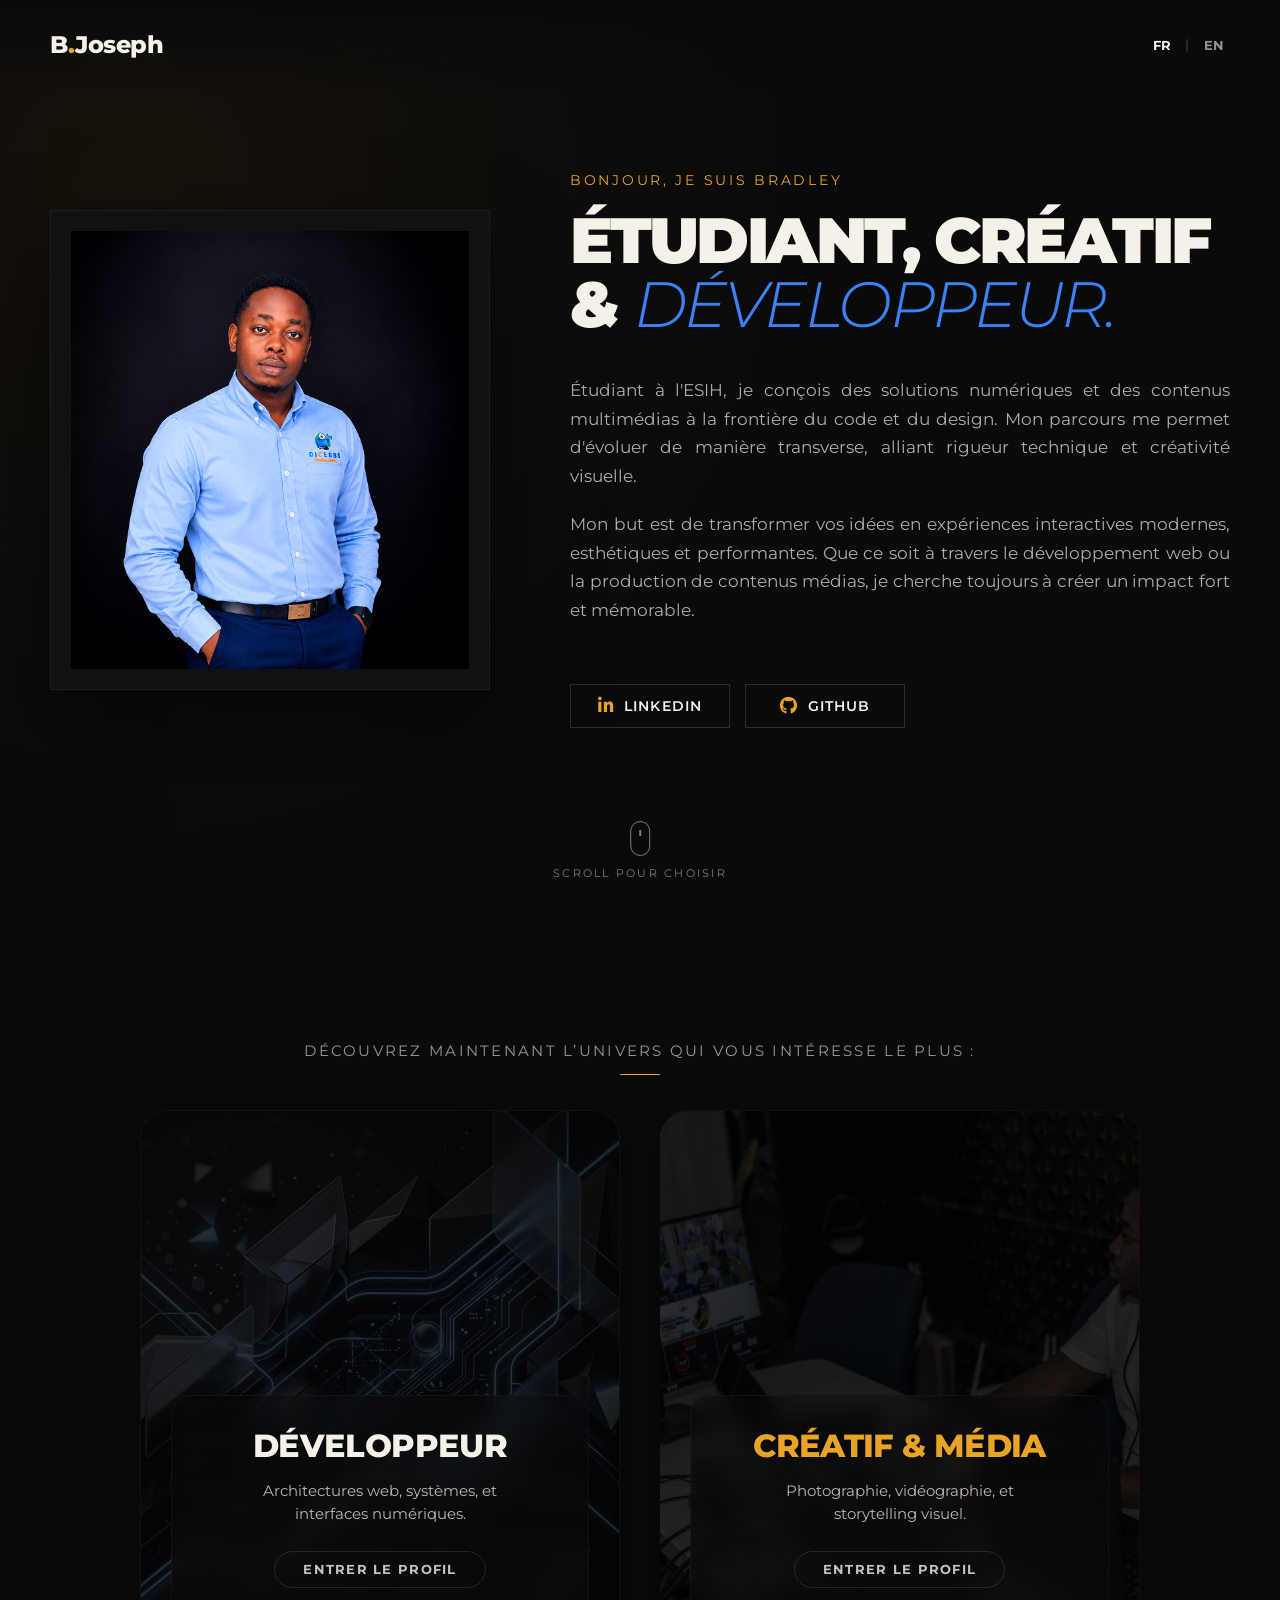
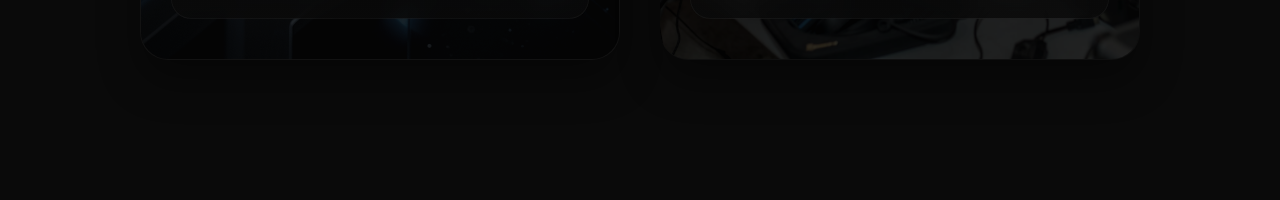
<file: index.html>
<!DOCTYPE html>
<html lang="fr">

<head>
    <meta charset="UTF-8">
    <meta name="viewport" content="width=device-width, initial-scale=1.0">
    <title>Bradley Joseph — Sélectionnez votre profil / Select your profile</title>
    <meta name="description" content="Portfolio de Bradley Joseph — Développeur web et Créatif Média.">

    <!-- Language Bootstrapping -->
    <script>
        (function() {
            const lang = localStorage.getItem('portfolio-lang') || 'fr';
            if (lang === 'en') {
                document.documentElement.classList.add('lang-en');
            } else {
                document.documentElement.classList.remove('lang-en');
            }
        })();
    </script>

    <!-- Resource Hints & Loading Optimization -->
    <link rel="preconnect" href="https://cdnjs.cloudflare.com" crossorigin>
    <link rel="preconnect" href="https://fonts.googleapis.com">
    <link rel="preconnect" href="https://fonts.gstatic.com" crossorigin>
    
    <!-- Preload critical stylesheets -->
    <link rel="preload" href="https://cdnjs.cloudflare.com/ajax/libs/font-awesome/6.4.0/css/all.min.css" as="style">
    <link rel="preload" href="https://fonts.googleapis.com/css2?family=Montserrat:ital,wght@0,100..900;1,100..900&display=swap" as="style">
    
    <!-- Stylesheets -->
    <link rel="stylesheet" href="https://cdnjs.cloudflare.com/ajax/libs/font-awesome/6.4.0/css/all.min.css">
    <link rel="stylesheet" href="https://fonts.googleapis.com/css2?family=Montserrat:ital,wght@0,100..900;1,100..900&display=swap">

    <!-- CSS -->
    <style>
        /* Multi-language toggling */
        html.lang-en .lang-fr {
            display: none !important;
        }
        html:not(.lang-en) .lang-en {
            display: none !important;
        }

        /* Minimal Language Switcher styling */
        .lang-switcher {
            display: inline-flex;
            align-items: center;
            gap: 8px;
            font-size: 0.8rem;
            font-weight: 700;
            letter-spacing: 0.05em;
            z-index: 1010;
        }

        .lang-btn {
            background: none;
            border: none;
            color: rgba(245, 241, 232, 0.6);
            transition: 0.3s ease;
            cursor: pointer;
            padding: 2px 6px;
            font-family: 'Montserrat', sans-serif;
            text-transform: uppercase;
            font-weight: 700;
            outline: none;
        }

        .lang-btn.active {
            color: rgba(245, 241, 232, 1);
        }

        .lang-btn:hover:not(.active) {
            color: rgba(245, 241, 232, 0.9);
        }

        .lang-divider {
            color: rgba(245, 241, 232, 0.15);
            pointer-events: none;
        }

        :root {
            --bg-dark: #0A0A0A;
            --text-light: #F5F1E8;
            --accent-dev: #3b82f6;
            /* Bleu élégant pour Dev */
            --accent-media: #E8A427;
            /* Ambre pour Média */
            --transition: 0.8s cubic-bezier(0.16, 1, 0.3, 1);
        }

        * {
            margin: 0;
            padding: 0;
            box-sizing: border-box;
        }

        body {
            font-family: 'Montserrat', sans-serif;
            background-color: var(--bg-dark);
            color: var(--text-light);
            overflow-x: hidden;
            scroll-behavior: smooth;
        }

        /* Minimal Nav */
        .nav-minimal {
            position: fixed;
            top: 0;
            left: 0;
            width: 100%;
            padding: 30px 50px;
            z-index: 100;
            background: linear-gradient(to bottom, var(--bg-dark) 0%, transparent 100%);
        }

        .nav-minimal .logo {
            font-weight: 800;
            font-size: 1.5rem;
            letter-spacing: -0.02em;
        }

        .nav-minimal .logo span {
            color: var(--accent-media);
        }

        /* Intro Section */
        .intro-section {
            min-height: 100vh;
            display: flex;
            align-items: center;
            justify-content: center;
            padding: 120px 50px;
            position: relative;
            background: radial-gradient(circle at 10% 20%, rgba(232, 164, 39, 0.05) 0%, transparent 50%);
        }

        .intro-container {
            max-width: 1200px;
            display: grid;
            grid-template-columns: 0.8fr 1.2fr;
            gap: 80px;
            align-items: center;
        }

        .intro-image .img-frame {
            position: relative;
            background-color: #111;
            padding: 20px;
            border: 1px solid rgba(255, 255, 255, 0.05);
            box-shadow: 0 40px 80px rgba(0, 0, 0, 0.5);
        }

        .intro-image img {
            width: 100%;
            display: block;
            filter: contrast(105%);
            transition: 0.8s var(--transition);
        }

        .intro-image:hover img {
            filter: grayscale(0%) contrast(100%);
        }

        .intro-label {
            display: block;
            font-size: 0.85rem;
            text-transform: uppercase;
            letter-spacing: 0.2em;
            color: var(--accent-media);
            margin-bottom: 20px;
        }

        .intro-title {
            font-family: 'Montserrat', sans-serif;
            font-size: clamp(2.5rem, 5vw, 4.5rem);
            font-weight: 900;
            text-transform: uppercase;
            line-height: 1.0;
            letter-spacing: -0.04em;
            margin-bottom: 40px;
        }

        .intro-title em {
            font-style: italic;
            font-weight: 300;
            color: var(--accent-dev);
        }

        .intro-text {
            display: flex;
            flex-direction: column;
            gap: 20px;
            margin-bottom: 60px;
        }

        .intro-text p {
            font-size: 1.05rem;
            line-height: 1.7;
            color: rgba(245, 241, 232, 0.7);
            text-align: justify;
            hyphens: auto;
        }

        /* Transition links */
        .intro-transition {
            border-top: 1px solid rgba(255, 255, 255, 0.1);
            padding-top: 40px;
        }

        .intro-transition p {
            font-size: 0.9rem;
            text-transform: uppercase;
            letter-spacing: 0.1em;
            margin-bottom: 25px;
            color: var(--text-light);
        }

        .transition-links {
            display: flex;
            gap: 30px;
        }

        .t-link {
            display: flex;
            align-items: center;
            gap: 15px;
            text-decoration: none;
            color: var(--text-light);
            transition: 0.3s ease;
        }

        .t-icon {
            width: 44px;
            height: 44px;
            border: 1px solid rgba(255, 255, 255, 0.1);
            display: flex;
            align-items: center;
            justify-content: center;
            font-size: 1.1rem;
            transition: 0.3s ease;
        }

        .t-text {
            font-weight: 600;
            font-size: 0.95rem;
            border-bottom: 1px solid transparent;
            padding-bottom: 2px;
        }

        .t-link:hover .t-icon {
            background-color: var(--text-light);
            color: var(--bg-dark);
            border-color: var(--text-light);
            transform: translateY(-5px);
        }

        .t-link.link-dev:hover .t-icon {
            background-color: var(--accent-dev);
            border-color: var(--accent-dev);
        }

        .t-link.link-media:hover .t-icon {
            background-color: var(--accent-media);
            border-color: var(--accent-media);
        }

        /* Scroll hint */
        .scroll-hint {
            position: absolute;
            bottom: 20px;
            left: 50%;
            transform: translateX(-50%);
            display: flex;
            flex-direction: column;
            align-items: center;
            gap: 10px;
            font-size: 0.7rem;
            text-transform: uppercase;
            letter-spacing: 0.2em;
            opacity: 0.5;
        }

        .mouse {
            width: 20px;
            height: 35px;
            border: 1px solid var(--text-light);
            border-radius: 20px;
            position: relative;
        }

        .mouse::after {
            content: '';
            width: 2px;
            height: 6px;
            background-color: var(--text-light);
            position: absolute;
            top: 8px;
            left: 50%;
            transform: translateX(-50%);
            animation: mouseScroll 2s infinite;
        }

        @keyframes mouseScroll {
            0% {
                transform: translate(-50%, 0);
                opacity: 0;
            }

            50% {
                opacity: 1;
            }

            100% {
                transform: translate(-50%, 15px);
                opacity: 0;
            }
        }

        /* Selection Section */
        .split-section {
            min-height: 100vh;
            background-color: var(--bg-dark);
            position: relative;
            display: flex;
            flex-direction: column;
            align-items: center;
            justify-content: center;
            padding: 120px 40px;
        }

        .selection-header {
            width: 100%;
            max-width: 800px;
            text-align: center;
            margin-bottom: 50px;
            z-index: 10;
        }

        .selection-header p {
            font-size: 0.95rem;
            text-transform: uppercase;
            letter-spacing: 0.15em;
            color: rgba(245, 241, 232, 0.6);
            position: relative;
            display: inline-block;
        }

        .selection-header p::after {
            content: '';
            position: absolute;
            bottom: -15px;
            left: 50%;
            transform: translateX(-50%);
            width: 40px;
            height: 1px;
            background-color: var(--accent-media);
        }

        /* Portal Container */
        .split-container {
            display: flex;
            justify-content: center;
            gap: 40px;
            width: 100%;
            max-width: 1100px;
            z-index: 2;
        }

        /* Portal Card Style (Softer, rounded, floating) */
        .split-side {
            position: relative;
            flex: 1;
            max-width: 480px;
            height: 550px;
            display: flex;
            flex-direction: column;
            justify-content: flex-end;
            align-items: center;
            text-align: center;
            text-decoration: none;
            color: var(--text-light);
            border-radius: 28px;
            border: 1px solid rgba(255, 255, 255, 0.05);
            background-color: #0E0E0E;
            box-shadow: 0 20px 40px rgba(0, 0, 0, 0.4);
            overflow: hidden;
            cursor: pointer;
            transition: all 0.6s cubic-bezier(0.16, 1, 0.3, 1);
            padding: 40px 30px;
        }

        .split-side::before {
            content: '';
            position: absolute;
            inset: 0;
            background-size: cover;
            background-position: center;
            opacity: 0.18;
            transition: all 0.8s cubic-bezier(0.16, 1, 0.3, 1);
            z-index: 1;
            filter: contrast(110%) grayscale(40%);
        }

        /* Hover card transitions */
        .split-side:hover {
            transform: translateY(-12px);
            border-color: rgba(255, 255, 255, 0.15);
        }

        .split-side:hover::before {
            opacity: 0.45;
            filter: contrast(100%) grayscale(0%);
            transform: scale(1.06);
        }

        /* Ambient glows for each portal */
        .side-dev:hover {
            border-color: rgba(59, 130, 246, 0.35);
            box-shadow: 0 30px 60px rgba(59, 130, 246, 0.12);
        }

        .side-media:hover {
            border-color: rgba(232, 164, 39, 0.35);
            box-shadow: 0 30px 60px rgba(232, 164, 39, 0.12);
        }

        /* Glass content gradient overlay inside card */
        .content {
            position: relative;
            z-index: 2;
            display: flex;
            flex-direction: column;
            align-items: center;
            gap: 15px;
            width: 100%;
            padding: 30px 20px;
            background: linear-gradient(to top, rgba(10, 10, 10, 0.85) 0%, rgba(10, 10, 10, 0.4) 100%);
            backdrop-filter: blur(10px);
            -webkit-backdrop-filter: blur(10px);
            border: 1px solid rgba(255, 255, 255, 0.04);
            border-radius: 20px;
            transition: all 0.6s cubic-bezier(0.16, 1, 0.3, 1);
            box-shadow: none;
        }

        .split-side:hover .content {
            border-color: rgba(255, 255, 255, 0.08);
            background: linear-gradient(to top, rgba(10, 10, 10, 0.9) 0%, rgba(10, 10, 10, 0.5) 100%);
        }

        .split-side h2 {
            font-family: 'Montserrat', sans-serif;
            font-size: clamp(1.8rem, 2.5vw, 2.4rem);
            font-weight: 800;
            text-transform: uppercase;
            letter-spacing: -0.02em;
        }

        /* Dev and Media titles */
        .side-dev h2 {
            color: var(--text-light);
        }

        .side-media h2 {
            color: var(--accent-media);
        }

        .split-side p {
            font-size: 0.95rem;
            opacity: 0.75;
            max-width: 280px;
            font-weight: 400;
            text-align: center;
            line-height: 1.5;
        }

        .enter-btn {
            margin-top: 10px;
            padding: 10px 28px;
            border: 1px solid rgba(245, 241, 232, 0.15);
            font-size: 0.8rem;
            font-weight: 700;
            text-transform: uppercase;
            letter-spacing: 0.1em;
            transition: all 0.4s cubic-bezier(0.16, 1, 0.3, 1);
            border-radius: 30px;
            color: var(--text-light);
            background: transparent;
            opacity: 0.8;
            transform: translateY(0);
        }

        /* Hover animations for buttons */
        .side-dev:hover .enter-btn {
            background-color: var(--accent-dev);
            color: var(--text-light);
            border-color: var(--accent-dev);
            box-shadow: 0 8px 20px rgba(59, 130, 246, 0.25);
            transform: translateY(-2px);
            opacity: 1;
        }

        .side-media:hover .enter-btn {
            background-color: var(--accent-media);
            color: var(--bg-dark);
            border-color: var(--accent-media);
            box-shadow: 0 8px 20px rgba(232, 164, 39, 0.25);
            transform: translateY(-2px);
            opacity: 1;
        }

        /* Developer Background Image */
        .side-dev::before {
            background-image: url('Image/hero_bg_1777007739091.png');
        }

        /* Media Background Image */
        .side-media::before {
            background-image: url('Image/Multi.jpeg');
        }

        /* Developer Side */
        .side-dev {
            background-color: #050505;
        }

        /* Media Side */
        .side-media {
            background-color: #030303;
            border-left: none;
        }

        /* Mobile specific */
        @media (max-width: 1024px) {
            .intro-container {
                grid-template-columns: 1fr;
                gap: 50px;
                text-align: center;
            }

            .intro-image {
                max-width: 400px;
                margin: 0 auto;
            }

            .intro-text p {
                text-align: center;
            }

            .transition-links {
                justify-content: center;
                flex-direction: column;
                gap: 20px;
            }
        }

        @media (max-width: 768px) {
            .nav-minimal {
                padding: 20px;
            }

            .intro-section {
                padding: 100px 20px;
            }

            .split-container {
                flex-direction: column;
                align-items: center;
                gap: 30px;
            }

            .split-side {
                width: 100%;
                max-width: 440px;
                height: 420px;
                border-radius: 20px;
                padding: 30px 20px;
            }

            .split-side:hover {
                transform: translateY(-6px);
            }

            .content {
                padding: 24px 16px;
                gap: 12px;
                border-radius: 16px;
            }

            .split-side h2 {
                font-size: 1.6rem;
            }

            .split-side p {
                font-size: 0.85rem;
                max-width: 240px;
            }

            .enter-btn {
                padding: 8px 20px;
                font-size: 0.75rem;
                margin-top: 5px;
            }

            .intro-title {
                font-size: clamp(1.8rem, 6vw, 3rem) !important;
            }

            .intro-socials {
                flex-wrap: wrap;
                justify-content: center;
            }
        }

        /* Social buttons */
        .intro-socials {
            display: flex;
            gap: 15px;
            margin-top: 30px;
        }

        .social-btn {
            display: inline-flex;
            align-items: center;
            justify-content: center;
            gap: 10px;
            padding: 12px 24px;
            min-width: 160px;
            border: 1px solid rgba(245, 241, 232, 0.15);
            color: var(--text-light);
            text-decoration: none;
            font-family: 'Montserrat', sans-serif;
            font-size: 0.85rem;
            font-weight: 600;
            text-transform: uppercase;
            letter-spacing: 0.08em;
            transition: 0.3s ease;
            background: transparent;
        }

        .social-btn i {
            font-size: 1.1rem;
            color: var(--accent-media); /* Yellow accent for media/creativity */
            font-family: "Font Awesome 6 Brands", "Font Awesome 5 Brands", "Font Awesome", sans-serif !important;
        }

        .social-btn:hover {
            border-color: var(--accent-media);
            background-color: var(--accent-media);
            color: var(--bg-dark);
            transform: translateY(-3px);
        }
        
        .social-btn:hover i {
            color: var(--bg-dark);
        }
    </style>
</head>

<body>

    <!-- ── NAVIGATION (Minimal) ────────────────── -->
    <nav class="nav-minimal" style="display: flex; justify-content: space-between; align-items: center;">
        <div class="logo">B<span>.</span>Joseph</div>
        <div class="lang-switcher">
            <button class="lang-btn active" data-lang-btn="fr">FR</button>
            <span class="lang-divider">|</span>
            <button class="lang-btn" data-lang-btn="en">EN</button>
        </div>
    </nav>

    <!-- ── INTRODUCTION SECTION ────────────────── -->
    <section class="intro-section">
        <div class="intro-container">
            <div class="intro-image">
                <div class="img-frame">
                    <img src="Image/Photo pro.png" alt="Bradley Joseph">
                </div>
            </div>
            <div class="intro-content">
                <span class="intro-label">
                    <span class="lang-fr">Bonjour, je suis Bradley</span>
                    <span class="lang-en">Hello, I'm Bradley</span>
                </span>
                <h1 class="intro-title">
                    <span class="lang-fr">Étudiant, Créatif & <em>Développeur.</em></span>
                    <span class="lang-en">Student, Creative & <em>Developer.</em></span>
                </h1>
                <div class="intro-text">
                    <p class="lang-fr">Étudiant à l'ESIH, je conçois des solutions numériques et des contenus multimédias à la frontière du code et du design. Mon parcours me permet d'évoluer de manière transverse, alliant rigueur technique et créativité visuelle.</p>
                    <p class="lang-fr">Mon but est de transformer vos idées en expériences interactives modernes, esthétiques et performantes. Que ce soit à travers le développement web ou la production de contenus médias, je cherche toujours à créer un impact fort et mémorable.</p>
                    <p class="lang-en">As a student at ESIH, I design digital solutions and multimedia content at the intersection of development and design. My background allows me to bridge technical precision and visual creativity seamlessly.</p>
                    <p class="lang-en">My goal is to transform your ideas into modern, aesthetic, and high-performance interactive experiences. Whether through web development or media production, I always strive to create a strong and memorable impact.</p>
                </div>

                <div class="intro-socials">
                    <a href="https://www.linkedin.com/in/bradley-djamy-joseph-5a27a4356" target="_blank" class="social-btn">
                        <i class="fa-brands fa-linkedin-in"></i>
                        <span>LinkedIn</span>
                    </a>
                    <a href="https://github.com/djaleyy" target="_blank" class="social-btn">
                        <i class="fa-brands fa-github"></i>
                        <span>GitHub</span>
                    </a>
                </div>
            </div>
        </div>
        <div class="scroll-hint">
            <div class="mouse"></div>
            <span class="lang-fr">Scroll pour choisir</span>
            <span class="lang-en">Scroll to choose</span>
        </div>
    </section>

    <!-- ── SELECTION SECTION ───────────────────── -->
    <section id="selection" class="split-section">
        <div class="selection-header">
            <p class="lang-fr">Découvrez maintenant l’univers qui vous intéresse le plus :</p>
            <p class="lang-en">Discover the universe that interests you the most:</p>
        </div>
        <div class="split-container">
            <!-- Developer Side -->
            <a href="developer.html" class="split-side side-dev">
                <div class="content">
                    <h2 class="lang-fr">Développeur</h2>
                    <h2 class="lang-en">Developer</h2>
                    <p class="lang-fr">Architectures web, systèmes, et interfaces numériques.</p>
                    <p class="lang-en">Web architectures, systems, and digital interfaces.</p>
                    <div class="enter-btn">
                        <span class="lang-fr">Entrer le profil</span>
                        <span class="lang-en">Enter profile</span>
                    </div>
                </div>
            </a>

            <!-- Media Side -->
            <a href="media.html" class="split-side side-media">
                <div class="content">
                    <h2 class="lang-fr">Créatif & Média</h2>
                    <h2 class="lang-en">Creative & Media</h2>
                    <p class="lang-fr">Photographie, vidéographie, et storytelling visuel.</p>
                    <p class="lang-en">Photography, videography, and visual storytelling.</p>
                    <div class="enter-btn">
                        <span class="lang-fr">Entrer le profil</span>
                        <span class="lang-en">Enter profile</span>
                    </div>
                </div>
            </a>
        </div>
    </section>



    <!-- Script pour le changement de langue (index.html) -->
    <script>
        document.addEventListener('DOMContentLoaded', () => {
            const langBtns = document.querySelectorAll('.lang-btn');
            
            const updateButtons = (lang) => {
                langBtns.forEach(btn => {
                    if (btn.getAttribute('data-lang-btn') === lang) {
                        btn.classList.add('active');
                    } else {
                        btn.classList.remove('active');
                    }
                });
            };

            const setLang = (lang) => {
                if (lang === 'en') {
                    document.documentElement.classList.add('lang-en');
                } else {
                    document.documentElement.classList.remove('lang-en');
                }
                localStorage.setItem('portfolio-lang', lang);
                updateButtons(lang);
            };

            // Initialisation
            const currentLang = localStorage.getItem('portfolio-lang') || 'fr';
            setLang(currentLang);

            // Clics
            langBtns.forEach(btn => {
                btn.addEventListener('click', () => {
                    setLang(btn.getAttribute('data-lang-btn'));
                });
            });
        });
    </script>

</body>

</html>
</file>
